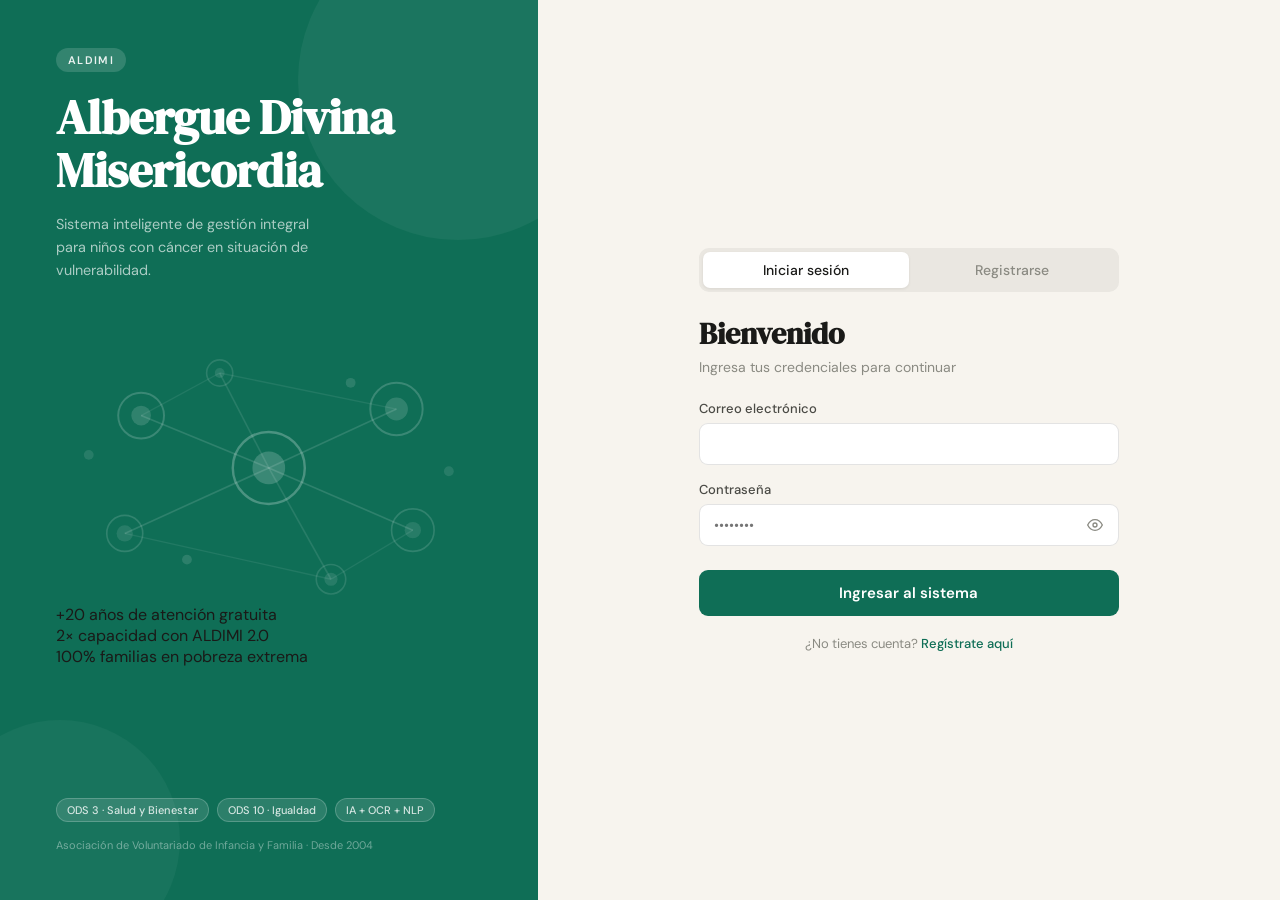
<file: index.html>
<!DOCTYPE html>
<html lang="es">
<head>
  <meta charset="UTF-8" />
  <meta name="viewport" content="width=device-width, initial-scale=1.0" />
  <link href="https://fonts.googleapis.com/css2?family=DM+Serif+Display:ital@0;1&family=DM+Sans:wght@300;400;500;600&display=swap" rel="stylesheet" />
  <link rel="stylesheet" href="css/registro.css">
  <title>ALDIMI</title>
</head>
<body>

  <aside id="panel-izquierdo">

    <div id="marca">
      <span>ALDIMI</span>
      <h1>Albergue Divina Misericordia</h1>
      <p>Sistema inteligente de gestión integral para niños con cáncer en situación de vulnerabilidad.</p>
    </div>

    <!-- Ilustración + estadísticas -->
    <div id="panel-visual">

      <div id="ilustracion">
        <svg viewBox="0 0 260 160" xmlns="http://www.w3.org/2000/svg" aria-hidden="true">
          <!-- Nodos principales -->
          <circle cx="130" cy="80" r="22" fill="none" stroke="rgba(255,255,255,0.25)" stroke-width="1.5"/>
          <circle cx="130" cy="80" r="10" fill="rgba(255,255,255,0.18)"/>

          <circle cx="52"  cy="48"  r="14" fill="none" stroke="rgba(255,255,255,0.18)" stroke-width="1.2"/>
          <circle cx="52"  cy="48"  r="6"  fill="rgba(255,255,255,0.14)"/>

          <circle cx="208" cy="44"  r="16" fill="none" stroke="rgba(255,255,255,0.18)" stroke-width="1.2"/>
          <circle cx="208" cy="44"  r="7"  fill="rgba(255,255,255,0.14)"/>

          <circle cx="42"  cy="120" r="11" fill="none" stroke="rgba(255,255,255,0.14)" stroke-width="1"/>
          <circle cx="42"  cy="120" r="5"  fill="rgba(255,255,255,0.1)"/>

          <circle cx="218" cy="118" r="13" fill="none" stroke="rgba(255,255,255,0.14)" stroke-width="1"/>
          <circle cx="218" cy="118" r="5"  fill="rgba(255,255,255,0.1)"/>

          <circle cx="100" cy="22"  r="8"  fill="none" stroke="rgba(255,255,255,0.12)" stroke-width="1"/>
          <circle cx="100" cy="22"  r="3"  fill="rgba(255,255,255,0.1)"/>

          <circle cx="168" cy="148" r="9"  fill="none" stroke="rgba(255,255,255,0.12)" stroke-width="1"/>
          <circle cx="168" cy="148" r="4"  fill="rgba(255,255,255,0.1)"/>

          <!-- Conexiones desde nodo central -->
          <line x1="130" y1="80" x2="52"  y2="48"  stroke="rgba(255,255,255,0.13)" stroke-width="1"/>
          <line x1="130" y1="80" x2="208" y2="44"  stroke="rgba(255,255,255,0.13)" stroke-width="1"/>
          <line x1="130" y1="80" x2="42"  y2="120" stroke="rgba(255,255,255,0.13)" stroke-width="1"/>
          <line x1="130" y1="80" x2="218" y2="118" stroke="rgba(255,255,255,0.13)" stroke-width="1"/>
          <line x1="130" y1="80" x2="100" y2="22"  stroke="rgba(255,255,255,0.10)" stroke-width="1"/>
          <line x1="130" y1="80" x2="168" y2="148" stroke="rgba(255,255,255,0.10)" stroke-width="1"/>

          <!-- Conexiones entre nodos secundarios -->
          <line x1="52"  y1="48"  x2="100" y2="22"  stroke="rgba(255,255,255,0.08)" stroke-width="0.8"/>
          <line x1="208" y1="44"  x2="100" y2="22"  stroke="rgba(255,255,255,0.08)" stroke-width="0.8"/>
          <line x1="42"  y1="120" x2="168" y2="148" stroke="rgba(255,255,255,0.08)" stroke-width="0.8"/>
          <line x1="218" y1="118" x2="168" y2="148" stroke="rgba(255,255,255,0.08)" stroke-width="0.8"/>

          <!-- Puntos satélite pequeños -->
          <circle cx="80"  cy="136" r="3" fill="rgba(255,255,255,0.12)"/>
          <circle cx="180" cy="28"  r="3" fill="rgba(255,255,255,0.12)"/>
          <circle cx="240" cy="82"  r="3" fill="rgba(255,255,255,0.10)"/>
          <circle cx="20"  cy="72"  r="3" fill="rgba(255,255,255,0.10)"/>
        </svg>
      </div>

      <div id="stats">
        <div class="stat">
          <span class="stat-num">+20</span>
          <span class="stat-label">años de atención gratuita</span>
        </div>
        <div class="stat-divider"></div>
        <div class="stat">
          <span class="stat-num">2×</span>
          <span class="stat-label">capacidad con ALDIMI 2.0</span>
        </div>
        <div class="stat-divider"></div>
        <div class="stat">
          <span class="stat-num">100%</span>
          <span class="stat-label">familias en pobreza extrema</span>
        </div>
      </div>

    </div>
    <br>
    <div id="pie-panel">
      <div id="ods-tags">
        <span>ODS 3 · Salud y Bienestar</span>
        <span>ODS 10 · Igualdad</span>
        <span>IA + OCR + NLP</span>
      </div>
      <p>Asociación de Voluntariado de Infancia y Familia · Desde 2004</p>
    </div>

  </aside>


  <main id="panel-derecho">

    <div id="tabs">
      <button onclick="switchTab('login')">Iniciar sesión</button>
      <button onclick="switchTab('registro')">Registrarse</button>
    </div>

    <div id="alerta-global"></div>


    <!-- FORMULARIO: INICIAR SESIÓN -->
    <section id="panel-login">

      <h2>Bienvenido</h2>
      <p>Ingresa tus credenciales para continuar</p>

      <div>
        <label for="login-email">Correo electrónico</label>
        <input type="email" id="login-email" autocomplete="email" />
        <p id="error-login-email">Ingresa un correo válido.</p>
      </div>

      <div>
        <label for="login-pass">Contraseña</label>
        <div class="input-password-wrap">
          <input type="password" id="login-pass" placeholder="••••••••" autocomplete="current-password" />
          <button type="button" class="btn-toggle-pass" onclick="togglePass('login-pass')" aria-label="Mostrar contraseña">
            <svg id="icon-show-login-pass" xmlns="http://www.w3.org/2000/svg" width="16" height="16" viewBox="0 0 24 24" fill="none" stroke="currentColor" stroke-width="2" stroke-linecap="round" stroke-linejoin="round"><path d="M1 12s4-8 11-8 11 8 11 8-4 8-11 8-11-8-11-8z"/><circle cx="12" cy="12" r="3"/></svg>
            <svg id="icon-hide-login-pass" xmlns="http://www.w3.org/2000/svg" width="16" height="16" viewBox="0 0 24 24" fill="none" stroke="currentColor" stroke-width="2" stroke-linecap="round" stroke-linejoin="round" style="display:none"><path d="M17.94 17.94A10.07 10.07 0 0 1 12 20c-7 0-11-8-11-8a18.45 18.45 0 0 1 5.06-5.94M9.9 4.24A9.12 9.12 0 0 1 12 4c7 0 11 8 11 8a18.5 18.5 0 0 1-2.16 3.19m-6.72-1.07a3 3 0 1 1-4.24-4.24"/><line x1="1" y1="1" x2="23" y2="23"/></svg>
          </button>
        </div>
        <p id="error-login-pass">La contraseña es obligatoria.</p>
      </div>

      <button type="button" onclick="handleLogin()">Ingresar al sistema</button>

      <p>¿No tienes cuenta? <a href="#" onclick="switchTab('registro')">Regístrate aquí</a></p>

    </section>


    <!-- FORMULARIO: REGISTRO -->
    <section id="panel-registro">

      <h2>Crear cuenta</h2>
      <p>Completa los datos para unirte al equipo</p>

      <!-- Fila: Nombres y Apellidos -->
      <div class="fila-dos">
        <div>
          <label for="reg-nombre">Nombres</label>
          <input type="text" id="reg-nombre" autocomplete="given-name" />
          <p id="error-reg-nombre">Campo obligatorio.</p>
        </div>
        <div>
          <label for="reg-apellido">Apellidos</label>
          <input type="text" id="reg-apellido" autocomplete="family-name" />
          <p id="error-reg-apellido">Campo obligatorio.</p>
        </div>
      </div>

      <!-- Campo: Correo -->
      <div>
        <label for="reg-email">Correo electrónico</label>
        <input type="email" id="reg-email" autocomplete="email" />
        <p id="error-reg-email">Ingresa un correo válido.</p>
      </div>

      <!-- Selector de Rol -->
      <div class="campo-rol">
        <label>Rol en el sistema</label>
        <div class="opciones-rol">
          <div>
            <input type="radio" name="rol" id="rol-voluntario" value="voluntario" checked onchange="onRolChange()" />
            <label for="rol-voluntario">
              <svg xmlns="http://www.w3.org/2000/svg" width="15" height="15" viewBox="0 0 24 24" fill="none" stroke="currentColor" stroke-width="2" stroke-linecap="round" stroke-linejoin="round" aria-hidden="true"><path d="M20 21v-2a4 4 0 0 0-4-4H8a4 4 0 0 0-4 4v2"/><circle cx="12" cy="7" r="4"/></svg>
              Paciente / Familiar
            </label>
          </div>
          <div>
            <input type="radio" name="rol" id="rol-admin" value="admin" onchange="onRolChange()" />
            <label for="rol-admin">
              <svg xmlns="http://www.w3.org/2000/svg" width="15" height="15" viewBox="0 0 24 24" fill="none" stroke="currentColor" stroke-width="2" stroke-linecap="round" stroke-linejoin="round" aria-hidden="true"><rect x="3" y="11" width="18" height="11" rx="2" ry="2"/><path d="M7 11V7a5 5 0 0 1 10 0v4"/></svg>
              Administrador
            </label>
          </div>
        </div>
      </div>

      <!-- Campo: Código de administrador (condicional) -->
      <div id="campo-codigo-admin" style="display:none;">
        <label for="reg-codigo-admin">Código de administrador</label>
        <input type="password" id="reg-codigo-admin" placeholder="Ingresa el código de acceso" autocomplete="off" />
        <p id="error-reg-codigo-admin">Código incorrecto o vacío.</p>
      </div>

      <!-- Campo: Contraseña -->
      <div>
        <label for="reg-pass">Contraseña</label>
        <div class="input-password-wrap">
          <input type="password" id="reg-pass" placeholder="Mínimo 8 caracteres" autocomplete="new-password" oninput="actualizarFortaleza()" />
          <button type="button" class="btn-toggle-pass" onclick="togglePass('reg-pass')" aria-label="Mostrar contraseña">
            <svg id="icon-show-reg-pass" xmlns="http://www.w3.org/2000/svg" width="16" height="16" viewBox="0 0 24 24" fill="none" stroke="currentColor" stroke-width="2" stroke-linecap="round" stroke-linejoin="round"><path d="M1 12s4-8 11-8 11 8 11 8-4 8-11 8-11-8-11-8z"/><circle cx="12" cy="12" r="3"/></svg>
            <svg id="icon-hide-reg-pass" xmlns="http://www.w3.org/2000/svg" width="16" height="16" viewBox="0 0 24 24" fill="none" stroke="currentColor" stroke-width="2" stroke-linecap="round" stroke-linejoin="round" style="display:none"><path d="M17.94 17.94A10.07 10.07 0 0 1 12 20c-7 0-11-8-11-8a18.45 18.45 0 0 1 5.06-5.94M9.9 4.24A9.12 9.12 0 0 1 12 4c7 0 11 8 11 8a18.5 18.5 0 0 1-2.16 3.19m-6.72-1.07a3 3 0 1 1-4.24-4.24"/><line x1="1" y1="1" x2="23" y2="23"/></svg>
          </button>
        </div>
        <!-- Barra de fortaleza -->
        <div id="fortaleza-wrap">
          <div id="fortaleza-barra">
            <span id="fortaleza-seg1"></span>
            <span id="fortaleza-seg2"></span>
            <span id="fortaleza-seg3"></span>
            <span id="fortaleza-seg4"></span>
          </div>
          <span id="fortaleza-label"></span>
        </div>
        <p id="error-reg-pass">Mínimo 8 caracteres.</p>
      </div>

      <!-- Campo: Confirmar contraseña -->
      <div>
        <label for="reg-pass2">Confirmar contraseña</label>
        <div class="input-password-wrap">
          <input type="password" id="reg-pass2" placeholder="Repite la contraseña" autocomplete="new-password" />
          <button type="button" class="btn-toggle-pass" onclick="togglePass('reg-pass2')" aria-label="Mostrar contraseña">
            <svg id="icon-show-reg-pass2" xmlns="http://www.w3.org/2000/svg" width="16" height="16" viewBox="0 0 24 24" fill="none" stroke="currentColor" stroke-width="2" stroke-linecap="round" stroke-linejoin="round"><path d="M1 12s4-8 11-8 11 8 11 8-4 8-11 8-11-8-11-8z"/><circle cx="12" cy="12" r="3"/></svg>
            <svg id="icon-hide-reg-pass2" xmlns="http://www.w3.org/2000/svg" width="16" height="16" viewBox="0 0 24 24" fill="none" stroke="currentColor" stroke-width="2" stroke-linecap="round" stroke-linejoin="round" style="display:none"><path d="M17.94 17.94A10.07 10.07 0 0 1 12 20c-7 0-11-8-11-8a18.45 18.45 0 0 1 5.06-5.94M9.9 4.24A9.12 9.12 0 0 1 12 4c7 0 11 8 11 8a18.5 18.5 0 0 1-2.16 3.19m-6.72-1.07a3 3 0 1 1-4.24-4.24"/><line x1="1" y1="1" x2="23" y2="23"/></svg>
          </button>
        </div>
        <p id="error-reg-pass2">Las contraseñas no coinciden.</p>
      </div>

      <button type="button" onclick="handleRegistro()">Crear cuenta</button>

      <p>¿Ya tienes cuenta? <a href="#" onclick="switchTab('login')">Inicia sesión</a></p>

    </section>

  </main>
  <script src="js/registro.js"></script>

</body>
</html>
</file>
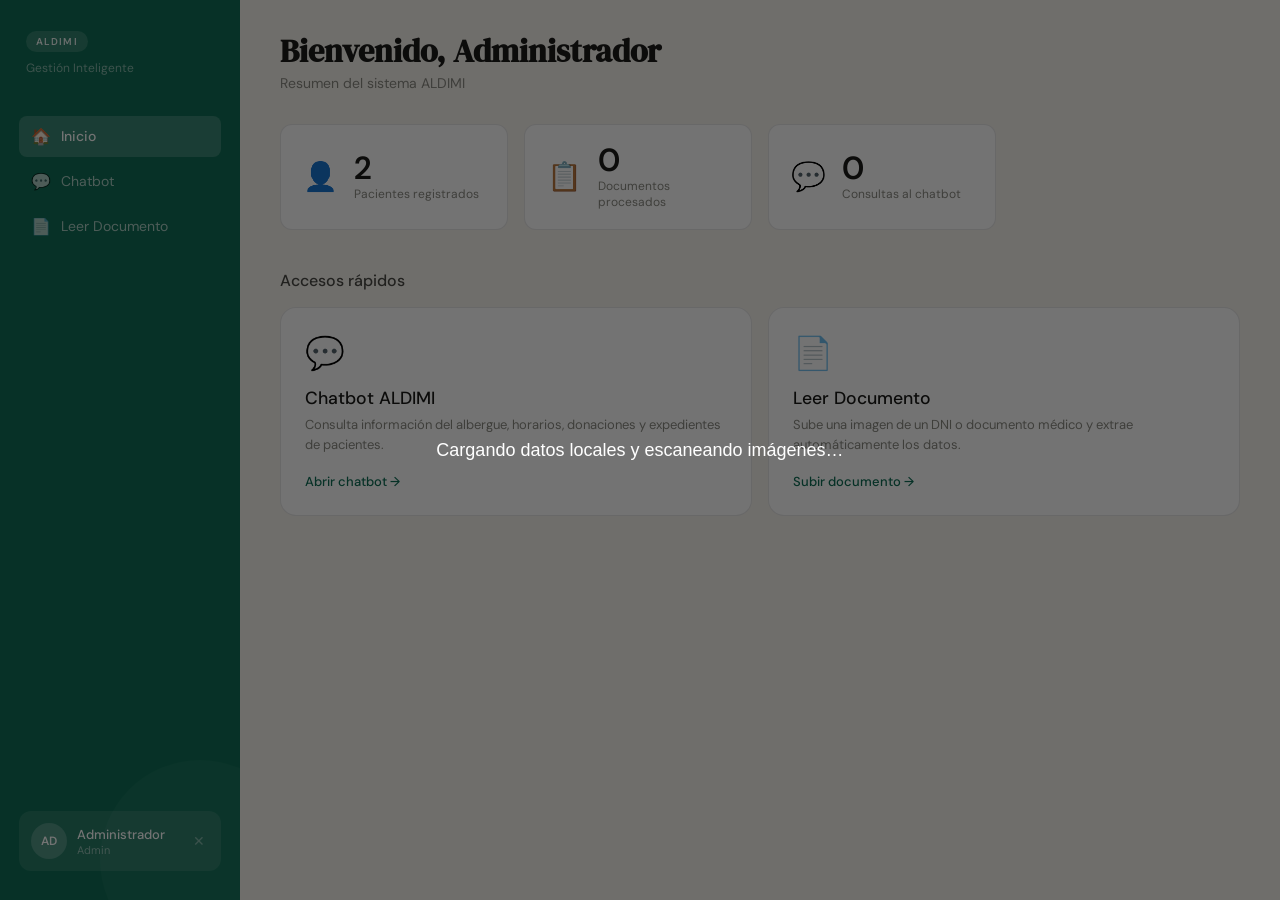
<file: chatbot.html>
<!DOCTYPE html>
<html lang="es">
<head>
  <meta charset="UTF-8" />
  <meta name="viewport" content="width=device-width, initial-scale=1.0" />
  <title>ALDIMI — Dashboard</title>
  <link href="https://fonts.googleapis.com/css2?family=DM+Serif+Display:ital@0;1&family=DM+Sans:wght@300;400;500;600&display=swap" rel="stylesheet" />
  <link rel="stylesheet" href="css/chatbot.css" />
</head>
<body>
  <div id="app">

    <aside id="sidebar">

      <!-- Logo / Marca -->
      <div id="sidebar-marca">
        <span id="sidebar-badge">ALDIMI</span>
        <p id="sidebar-subtitulo">Gestión Inteligente</p>
      </div>

      <!-- Menú de navegación -->
      <nav id="sidebar-nav">
        <button class="nav-btn activo" onclick="mostrarSeccion('inicio')" data-seccion="inicio">
          <span class="nav-icono">🏠</span>
          <span class="nav-texto">Inicio</span>
        </button>

        <button class="nav-btn" onclick="mostrarSeccion('chatbot')" data-seccion="chatbot">
          <span class="nav-icono">💬</span>
          <span class="nav-texto">Chatbot</span>
        </button>

        <button class="nav-btn" onclick="mostrarSeccion('ocr')" data-seccion="ocr">
          <span class="nav-icono">📄</span>
          <span class="nav-texto">Leer Documento</span>
        </button>
      </nav>

      <!-- Info del usuario logueado -->
      <div id="sidebar-usuario">
        <div id="usuario-avatar">AD</div>
        <div id="usuario-info">
          <p id="usuario-nombre">Administrador</p>
          <p id="usuario-rol">admin</p>
        </div>
        <button id="btn-cerrar-sesion" onclick="cerrarSesion()" title="Cerrar sesión">✕</button>
      </div>

    </aside>

    <main id="contenido">

      <!-- ── Inicio ── -->
      <section id="seccion-inicio" class="seccion activa">

        <div class="seccion-header">
          <div>
            <h1 id="saludo-usuario">Bienvenido, Administrador</h1>
            <p class="seccion-desc">Resumen del sistema ALDIMI</p>
          </div>
          <span id="fecha-hoy"></span>
        </div>

        <div id="stats-grid">

          <div class="stat-card">
            <span class="stat-icono">👤</span>
            <div>
              <p class="stat-numero" id="stat-pacientes">2</p>
              <p class="stat-label">Pacientes registrados</p>
            </div>
          </div>

          <div class="stat-card">
            <span class="stat-icono">📋</span>
            <div>
              <p class="stat-numero" id="stat-documentos">0</p>
              <p class="stat-label">Documentos procesados</p>
            </div>
          </div>

          <div class="stat-card">
            <span class="stat-icono">💬</span>
            <div>
              <p class="stat-numero" id="stat-consultas">0</p>
              <p class="stat-label">Consultas al chatbot</p>
            </div>
          </div>

        </div>

        <div id="accesos-rapidos">
          <h2>Accesos rápidos</h2>
          <div id="accesos-grid">

            <div class="acceso-card" onclick="mostrarSeccion('chatbot')">
              <span class="acceso-icono">💬</span>
              <h3>Chatbot ALDIMI</h3>
              <p>Consulta información del albergue, horarios, donaciones y expedientes de pacientes.</p>
              <span class="acceso-link">Abrir chatbot →</span>
            </div>

            <div class="acceso-card" onclick="mostrarSeccion('ocr')">
              <span class="acceso-icono">📄</span>
              <h3>Leer Documento</h3>
              <p>Sube una imagen de un DNI o documento médico y extrae automáticamente los datos.</p>
              <span class="acceso-link">Subir documento →</span>
            </div>

          </div>
        </div>

      </section>

      <!-- ── Chatbot ── -->
      <section id="seccion-chatbot" class="seccion">

        <div class="seccion-header">
          <div>
            <h1>Asistente Virtual</h1>
            <p class="seccion-desc">Consulta sobre horarios, pacientes, donaciones y expedientes</p>
          </div>
          <button id="btn-limpiar-chat" onclick="limpiarChat()">Limpiar chat</button>
        </div>

        <div id="chat-contenedor">

          <!-- Mensajes -->
          <div id="chat-mensajes">

            <!-- Mensaje de bienvenida -->
            <div class="mensaje bot" id="mensaje-bienvenida">
              <div class="mensaje-avatar">
                  <img src="img/eva_chtb.jpg" alt="ALDIMI bot" />
              </div>
              <div class="mensaje-burbuja">
                <p>¡Hola! Soy el asistente virtual de ALDIMI. Puedo ayudarte con:</p>
                <ul>
                  <li>Horarios de atención</li>
                  <li>Donaciones</li>
                  <li>Registro de pacientes</li>
                  <li>Expedientes clínicos por CIU</li>
                  <li>Alertas clínicas activas</li>
                  <li>Reglamento interno</li>
                  <li>Servicios disponibles</li>
                  <li>Requisitos de admisión</li>
                  <li>Horarios de visita</li>
                </ul>
                <p>¿En qué te puedo ayudar?</p>
              </div>
            </div>

          </div>

          <!-- Sugerencias rápidas -->
          <div id="chat-sugerencias">

    <button class="sugerencia-btn" onclick="enviarSugerencia(this)">
        Horarios de atención
    </button>

    <button class="sugerencia-btn" onclick="enviarSugerencia(this)">
        Donaciones
    </button>

    <button class="sugerencia-btn" onclick="enviarSugerencia(this)">
        Expedientes clínicos por CIU
    </button>

    <button class="sugerencia-btn" onclick="enviarSugerencia(this)">
        Alertas clínicas activas
    </button>

    <button class="sugerencia-btn" onclick="enviarSugerencia(this)">
        Reglamento interno
    </button>

    <button class="sugerencia-btn" onclick="enviarSugerencia(this)">
        Servicios disponibles
    </button>

    <button class="sugerencia-btn" onclick="enviarSugerencia(this)">
        Requisitos de admisión
    </button>

    <button class="sugerencia-btn" onclick="enviarSugerencia(this)">
        Horarios de visita
    </button>

</div>

          <!-- Input del chat -->
          <div id="chat-input-area">
            <input
              type="text"
              id="chat-input"
              placeholder="Escribe tu consulta aquí..."
              onkeydown="if(event.key==='Enter') enviarMensaje()"
            />
            <button id="btn-enviar-chat" onclick="enviarMensaje()">Enviar</button>
          </div>

        </div>

      </section>

      <!-- ── OCR ── -->
      <section id="seccion-ocr" class="seccion">

        <div class="seccion-header">
          <div>
            <h1>Leer Documento</h1>
            <p class="seccion-desc">Sube una imagen y el sistema extraerá los datos automáticamente</p>
          </div>
        </div>

        <div id="ocr-contenedor">

          <!-- Panel izquierdo: subir imagen -->
          <div id="ocr-panel-subir">

            <h2>Subir documento</h2>

            <div id="zona-subir"
              onclick="document.getElementById('input-imagen').click()"
              ondragover="event.preventDefault(); this.classList.add('arrastrando')"
              ondragleave="this.classList.remove('arrastrando')"
              ondrop="soltarArchivo(event)"
            >
              <span id="zona-icono">📁</span>
              <p id="zona-texto-principal">Haz clic o arrastra una imagen aquí</p>
              <p id="zona-texto-secundario">JPG, PNG — Máximo 5MB</p>

              <input
                type="file"
                id="input-imagen"
                accept=".jpg,.jpeg,.png"
                style="display:none"
                onchange="cargarImagen(event)"
              />
            </div>

            <div id="preview-contenedor">
              <p id="preview-nombre-archivo"></p>
              <img id="preview-imagen" alt="Vista previa del documento" />
            </div>

            <div id="tipo-documento-contenedor">
              <p>Tipo detectado:</p>
              <span id="tipo-documento-badge"></span>
            </div>

            <button id="btn-procesar-ocr" onclick="procesarOCR()">
              Extraer datos
            </button>

            <button id="btn-limpiar-ocr" onclick="limpiarOCR()">
              Limpiar
            </button>

          </div>

          <!-- Panel derecho: resultados -->
          <div id="ocr-panel-resultado">

            <h2>Datos extraídos</h2>

            <div id="ocr-estado-vacio">
              <span>📋</span>
              <p>Los datos aparecerán aquí después de procesar el documento</p>
            </div>

            <div id="ocr-estado-procesando">
              <div id="ocr-spinner"></div>
              <p>Analizando documento...</p>
            </div>

            <div id="ocr-estado-resultado">

              <div id="ocr-campos"></div>

              <div id="ocr-observacion">
                <p id="ocr-observacion-texto"></p>
              </div>

              <div id="ocr-acciones">
                <button id="btn-guardar-ocr" onclick="guardarDatos()">
                  Guardar en sistema
                </button>
                <button id="btn-editar-ocr" onclick="habilitarEdicion()">
                  Editar datos
                </button>
              </div>

            </div>

            <div id="ocr-estado-error">
              <span>❌</span>
              <p id="ocr-error-texto">No se pudo procesar el documento.</p>
              <button onclick="limpiarOCR()">Intentar de nuevo</button>
            </div>

          </div>

        </div>

      </section>

    </main>
  </div>

  <!-- Scripts -->
  <script src="js/chatbot.js"></script>

</body>
</html>
</file>
<file: css/registro.css>
/* ── Variables globales ── */
:root {
  --cream:      #F7F4EE;
  --ink:        #1A1A18;
  --ink-mid:    #4A4A45;
  --ink-soft:   #8A8A82;
  --teal:       #0F6E56;
  --teal-lt:    #E1F5EE;
  --teal-mid:   #1D9E75;
  --red:        #A32D2D;
  --border:     rgba(26,26,24,0.12);
  --radius:     12px;
}

/* ── Reset base ── */
*, *::before, *::after {
  box-sizing: border-box;
  margin: 0;
  padding: 0;
}

body {
  font-family: 'DM Sans', sans-serif;
  background: var(--cream);
  color: var(--ink);
  min-height: 100vh;
  display: flex;
  align-items: stretch;
}

#panel-izquierdo {
  width: 42%;
  background: var(--teal);
  display: flex;
  flex-direction: column;
  justify-content: space-between;
  padding: 3rem 3.5rem;
  position: relative;
  overflow: hidden;
}

#panel-izquierdo::before {
  content: '';
  position: absolute;
  top: -80px;
  right: -80px;
  width: 320px;
  height: 320px;
  border-radius: 50%;
  background: rgba(255,255,255,0.05);
}

#panel-izquierdo::after {
  content: '';
  position: absolute;
  bottom: -60px;
  left: -60px;
  width: 240px;
  height: 240px;
  border-radius: 50%;
  background: rgba(255,255,255,0.04);
}

#marca {
  position: relative;
  z-index: 1;
}

#marca > span {
  display: inline-block;
  background: rgba(255,255,255,0.15);
  color: rgba(255,255,255,0.9);
  font-size: 11px;
  font-weight: 600;
  letter-spacing: 0.12em;
  text-transform: uppercase;
  padding: 5px 12px;
  border-radius: 100px;
  margin-bottom: 1.2rem;
}

#marca h1 {
  font-family: 'DM Serif Display', serif;
  font-size: 3rem;
  color: #fff;
  line-height: 1.1;
  margin-bottom: 0.5rem;
}

#marca p {
  color: rgba(255,255,255,0.65);
  font-size: 0.9rem;
  line-height: 1.6;
  max-width: 260px;
  margin-top: 1rem;
}

#pie-panel {
  position: relative;
  z-index: 1;
}

#ods-tags {
  display: flex;
  gap: 8px;
  flex-wrap: wrap;
}

#ods-tags span {
  background: rgba(255,255,255,0.12);
  color: rgba(255,255,255,0.8);
  font-size: 11px;
  font-weight: 500;
  padding: 4px 10px;
  border-radius: 100px;
  border: 1px solid rgba(255,255,255,0.2);
}

#pie-panel > p {
  color: rgba(255,255,255,0.4);
  font-size: 11px;
  margin-top: 1rem;
}

#panel-derecho {
  flex: 1;
  display: flex;
  flex-direction: column;
  align-items: center;
  justify-content: center;
  padding: 2rem 1.5rem;
}

#panel-derecho > * {
  width: 100%;
  max-width: 420px;
}


/* ── Tabs ── */
#tabs {
  display: flex;
  background: rgba(26,26,24,0.06);
  border-radius: 10px;
  padding: 4px;
  margin-bottom: 1.5rem;
}

#tabs button {
  flex: 1;
  background: none;
  border: none;
  padding: 9px 0;
  font-family: 'DM Sans', sans-serif;
  font-size: 14px;
  font-weight: 500;
  color: var(--ink-soft);
  border-radius: 7px;
  cursor: pointer;
  transition: all 0.2s;
}

#tabs button.active {
  background: #fff;
  color: var(--ink);
  box-shadow: 0 1px 3px rgba(0,0,0,0.08);
}


/* ── Alerta global ── */
#alerta-global {
  display: none;
  align-items: center;
  gap: 8px;
  padding: 10px 14px;
  border-radius: 8px;
  font-size: 13px;
  margin-bottom: 1rem;
  width: 100%;
  max-width: 420px;
}

#alerta-global.exito {
  display: flex;
  background: var(--teal-lt);
  color: var(--teal);
  border: 1px solid rgba(15,110,86,0.2);
}

#alerta-global.error {
  display: flex;
  background: #FCEBEB;
  color: var(--red);
  border: 1px solid rgba(163,45,45,0.2);
}


/* ── Secciones de formulario ── */
#panel-login,
#panel-registro {
  display: none;
  width: 100%;
  max-width: 420px;
}

#panel-login.activo,
#panel-registro.activo {
  display: block;
}

#panel-login h2,
#panel-registro h2 {
  font-family: 'DM Serif Display', serif;
  font-size: 1.9rem;
  color: var(--ink);
  margin-bottom: 0.3rem;
  line-height: 1.2;
}

#panel-login > p,
#panel-registro > p {
  color: var(--ink-soft);
  font-size: 14px;
  margin-bottom: 1.5rem;
}


/* ── Campos del formulario ── */

#panel-login > div,
#panel-registro > div {
  margin-bottom: 1rem;
}

label {
  display: block;
  font-size: 13px;
  font-weight: 500;
  color: var(--ink-mid);
  margin-bottom: 6px;
}

input[type="email"],
input[type="text"],
input[type="password"] {
  width: 100%;
  background: #fff;
  border: 1.5px solid var(--border);
  border-radius: 9px;
  padding: 11px 14px;
  font-family: 'DM Sans', sans-serif;
  font-size: 14px;
  color: var(--ink);
  outline: none;
  transition: border-color 0.2s, box-shadow 0.2s;
}

input[type="email"]:focus,
input[type="text"]:focus,
input[type="password"]:focus {
  border-color: var(--teal-mid);
  box-shadow: 0 0 0 3px rgba(29,158,117,0.12);
}

input.error {
  border-color: var(--red);
  box-shadow: 0 0 0 3px rgba(163,45,45,0.1);
}

/* Mensajes de error por campo */
#error-login-email,
#error-login-pass,
#error-reg-nombre,
#error-reg-apellido,
#error-reg-email,
#error-reg-pass,
#error-reg-pass2,
#error-reg-codigo-admin {
  display: none;
  color: var(--red);
  font-size: 12px;
  margin-top: 4px;
}

#error-login-email.visible,
#error-login-pass.visible,
#error-reg-nombre.visible,
#error-reg-apellido.visible,
#error-reg-email.visible,
#error-reg-pass.visible,
#error-reg-pass2.visible,
#error-reg-codigo-admin.visible {
  display: block;
}


/* ── Fila de dos columnas (Nombres / Apellidos) ── */
#panel-registro .fila-dos {
  display: grid;
  grid-template-columns: 1fr 1fr;
  gap: 12px;
}

#panel-registro .fila-dos > div {
  margin-bottom: 0;
}


/* ── Radios de Rol ── */
#panel-registro .campo-rol {
  margin-bottom: 1rem;
}

#panel-registro .campo-rol > label {
  margin-bottom: 8px;
}

#panel-registro .campo-rol .opciones-rol {
  display: grid;
  grid-template-columns: 1fr 1fr;
  gap: 8px;
  margin-bottom: 0;
}

#panel-registro .campo-rol .opciones-rol > div {
  position: relative;
}

input[type="radio"] {
  position: absolute;
  opacity: 0;
  width: 0;
  height: 0;
}

input[type="radio"] + label {
  display: flex;
  align-items: center;
  gap: 8px;
  padding: 9px 12px;
  border: 1.5px solid var(--border);
  border-radius: 9px;
  cursor: pointer;
  font-size: 13px;
  font-weight: 400;
  color: var(--ink-mid);
  background: #fff;
  transition: all 0.15s;
  margin: 0;
}

input[type="radio"] + label svg {
  flex-shrink: 0;
  opacity: 0.5;
  transition: opacity 0.15s;
}

input[type="radio"]:checked + label {
  border-color: var(--teal-mid);
  background: var(--teal-lt);
  color: var(--teal);
  font-weight: 500;
}

input[type="radio"]:checked + label svg {
  opacity: 1;
  color: var(--teal);
}


/* ── Código de administrador condicional ── */
#campo-codigo-admin {
  animation: slideDown 0.2s ease;
}

@keyframes slideDown {
  from { opacity: 0; transform: translateY(-6px); }
  to   { opacity: 1; transform: translateY(0); }
}


/* ── Wrapper input + botón mostrar/ocultar ── */
.input-password-wrap {
  position: relative;
}

.input-password-wrap input[type="password"],
.input-password-wrap input[type="text"] {
  padding-right: 44px;
}

.btn-toggle-pass {
  position: absolute;
  right: 12px;
  top: 50%;
  transform: translateY(-50%);
  background: none;
  border: none;
  color: var(--ink-soft);
  cursor: pointer;
  padding: 4px;
  display: flex;
  align-items: center;
  justify-content: center;
  transition: color 0.15s;
  line-height: 1;
}

.btn-toggle-pass:hover {
  color: var(--teal);
}


/* ── Barra de fortaleza de contraseña ── */
#fortaleza-wrap {
  display: none;
  align-items: center;
  gap: 8px;
  margin-top: 6px;
}

#fortaleza-wrap.visible {
  display: flex;
}

#fortaleza-barra {
  display: flex;
  gap: 4px;
  flex: 1;
}

#fortaleza-barra span {
  flex: 1;
  height: 4px;
  border-radius: 100px;
  background: rgba(26,26,24,0.1);
  transition: background 0.25s;
}

#fortaleza-label {
  font-size: 11px;
  font-weight: 500;
  min-width: 48px;
  text-align: right;
}

/* estados de fortaleza */
.fortaleza-1 #fortaleza-seg1                              { background: #A32D2D; }
.fortaleza-2 #fortaleza-seg1, .fortaleza-2 #fortaleza-seg2 { background: #C87D2A; }
.fortaleza-3 #fortaleza-seg1, .fortaleza-3 #fortaleza-seg2, .fortaleza-3 #fortaleza-seg3 { background: #1D9E75; }
.fortaleza-4 #fortaleza-seg1, .fortaleza-4 #fortaleza-seg2,
.fortaleza-4 #fortaleza-seg3, .fortaleza-4 #fortaleza-seg4 { background: #0F6E56; }

.fortaleza-1 #fortaleza-label { color: #A32D2D; }
.fortaleza-2 #fortaleza-label { color: #C87D2A; }
.fortaleza-3 #fortaleza-label { color: #1D9E75; }
.fortaleza-4 #fortaleza-label { color: #0F6E56; }


/* ── Enlace olvidé contraseña ── */
.olvide-pass {
  text-align: right;
  margin-top: -4px;
  margin-bottom: 1rem !important;
}

.olvide-pass a {
  font-size: 12px;
  color: var(--ink-soft);
  text-decoration: none;
  transition: color 0.15s;
}

.olvide-pass a:hover {
  color: var(--teal);
}


/* ── Botón principal ── */
#panel-login > button[onclick="handleLogin()"],
#panel-registro > button[onclick="handleRegistro()"] {
  width: 100%;
  background: var(--teal);
  color: #fff;
  border: none;
  border-radius: 9px;
  padding: 13px;
  font-family: 'DM Sans', sans-serif;
  font-size: 15px;
  font-weight: 600;
  cursor: pointer;
  margin-top: 0.5rem;
  transition: background 0.2s, transform 0.1s, opacity 0.2s;
}

#panel-login > button[onclick="handleLogin()"]:hover,
#panel-registro > button[onclick="handleRegistro()"]:hover {
  background: #0b5542;
}

#panel-login > button[onclick="handleLogin()"]:active,
#panel-registro > button[onclick="handleRegistro()"]:active {
  transform: scale(0.99);
}

#panel-login > button[onclick="handleLogin()"]:disabled,
#panel-registro > button[onclick="handleRegistro()"]:disabled {
  opacity: 0.6;
  cursor: not-allowed;
}


/* ── Links finales ── */
#panel-login > p:last-child,
#panel-registro > p:last-child {
  text-align: center;
  font-size: 13px;
  color: var(--ink-soft);
  margin-top: 1.2rem;
  margin-bottom: 0;
}

#panel-login a,
#panel-registro a {
  color: var(--teal);
  text-decoration: none;
  font-weight: 500;
}

#panel-login a:hover,
#panel-registro a:hover {
  text-decoration: underline;
}


@media (max-width: 700px) {
  body {
    flex-direction: column;
  }

  #panel-izquierdo {
    width: 100%;
    padding: 2rem;
    min-height: 180px;
  }

  #marca h1 {
    font-size: 2rem;
  }

  #pie-panel {
    display: none;
  }

  #panel-derecho {
    padding: 2rem 1.25rem;
    justify-content: flex-start;
    padding-top: 2rem;
  }
}
</file>
<file: css/chatbot.css>
/* ── Variables globales ── */
:root {
  --cream:      #F7F4EE;
  --ink:        #1A1A18;
  --ink-mid:    #4A4A45;
  --ink-soft:   #8A8A82;
  --teal:       #0F6E56;
  --teal-lt:    #E1F5EE;
  --teal-mid:   #1D9E75;
  --teal-dark:  #0b5542;
  --red:        #A32D2D;
  --red-lt:     #FCEBEB;
  --amber:      #BA7517;
  --amber-lt:   #FAEEDA;
  --border:     rgba(26,26,24,0.10);
  --sidebar-w:  240px;
  --radius-sm:  8px;
  --radius-md:  12px;
  --radius-lg:  16px;
}

/* ── Reset ── */
*, *::before, *::after {
  box-sizing: border-box;
  margin: 0;
  padding: 0;
}

body {
  font-family: 'DM Sans', sans-serif;
  background: var(--cream);
  color: var(--ink);
  min-height: 100vh;
}

#app {
  display: flex;
  min-height: 100vh;
}

#sidebar {
  width: var(--sidebar-w);
  background: var(--teal);
  display: flex;
  flex-direction: column;
  padding: 1.8rem 1.2rem;
  position: fixed;
  top: 0;
  left: 0;
  height: 100vh;
  z-index: 100;
  overflow: hidden;
}

#sidebar::after {
  content: '';
  position: absolute;
  bottom: -60px;
  right: -60px;
  width: 200px;
  height: 200px;
  border-radius: 50%;
  background: rgba(255,255,255,0.04);
  pointer-events: none;
}

#sidebar-marca {
  margin-bottom: 2.5rem;
  padding-left: 0.4rem;
}

#sidebar-badge {
  display: inline-block;
  background: rgba(255,255,255,0.15);
  color: rgba(255,255,255,0.9);
  font-size: 10px;
  font-weight: 600;
  letter-spacing: 0.12em;
  text-transform: uppercase;
  padding: 4px 10px;
  border-radius: 100px;
  margin-bottom: 0.5rem;
}

#sidebar-subtitulo {
  color: rgba(255,255,255,0.5);
  font-size: 12px;
}

#sidebar-nav {
  display: flex;
  flex-direction: column;
  gap: 4px;
  flex: 1;
}

.nav-btn {
  display: flex;
  align-items: center;
  gap: 10px;
  width: 100%;
  background: none;
  border: none;
  border-radius: var(--radius-sm);
  padding: 10px 12px;
  color: rgba(255,255,255,0.65);
  font-family: 'DM Sans', sans-serif;
  font-size: 14px;
  font-weight: 400;
  cursor: pointer;
  text-align: left;
  transition: background 0.15s, color 0.15s;
}

.nav-btn:hover {
  background: rgba(255,255,255,0.1);
  color: #fff;
}

.nav-btn.activo {
  background: rgba(255,255,255,0.18);
  color: #fff;
  font-weight: 500;
}

.nav-icono {
  font-size: 16px;
  width: 20px;
  text-align: center;
  flex-shrink: 0;
}

#sidebar-usuario {
  display: flex;
  align-items: center;
  gap: 10px;
  padding: 12px;
  background: rgba(255,255,255,0.1);
  border-radius: var(--radius-md);
  position: relative;
  z-index: 1;
}

#usuario-avatar {
  width: 36px;
  height: 36px;
  border-radius: 50%;
  background: rgba(255,255,255,0.2);
  color: #fff;
  font-size: 12px;
  font-weight: 600;
  display: flex;
  align-items: center;
  justify-content: center;
  flex-shrink: 0;
}

#usuario-info {
  flex: 1;
  overflow: hidden;
}

#usuario-nombre {
  color: #fff;
  font-size: 13px;
  font-weight: 500;
  white-space: nowrap;
  overflow: hidden;
  text-overflow: ellipsis;
}

#usuario-rol {
  color: rgba(255,255,255,0.5);
  font-size: 11px;
  text-transform: capitalize;
}

#btn-cerrar-sesion {
  background: none;
  border: none;
  color: rgba(255,255,255,0.4);
  font-size: 14px;
  cursor: pointer;
  padding: 4px;
  border-radius: 4px;
  transition: color 0.15s, background 0.15s;
  flex-shrink: 0;
}

#btn-cerrar-sesion:hover {
  color: #fff;
  background: rgba(255,255,255,0.1);
}

#contenido {
  margin-left: var(--sidebar-w);
  flex: 1;
  padding: 2rem 2.5rem;
  min-height: 100vh;
}

.seccion {
  display: none;
}

.seccion.activa {
  display: block;
}

.seccion-header {
  display: flex;
  align-items: flex-start;
  justify-content: space-between;
  margin-bottom: 2rem;
  gap: 1rem;
}

.seccion-header h1 {
  font-family: 'DM Serif Display', serif;
  font-size: 2rem;
  color: var(--ink);
  line-height: 1.2;
  margin-bottom: 0.2rem;
}

.seccion-desc {
  color: var(--ink-soft);
  font-size: 14px;
}

#fecha-hoy {
  color: var(--ink-soft);
  font-size: 13px;
  white-space: nowrap;
  margin-top: 0.5rem;
}

#stats-grid {
  display: grid;
  grid-template-columns: repeat(4, 1fr);
  gap: 1rem;
  margin-bottom: 2.5rem;
}

.stat-card {
  background: #fff;
  border: 0.5px solid var(--border);
  border-radius: var(--radius-md);
  padding: 1.2rem 1.4rem;
  display: flex;
  align-items: center;
  gap: 1rem;
}

.stat-card.alerta {
  background: var(--amber-lt);
  border-color: rgba(186,117,23,0.2);
}

.stat-icono {
  font-size: 28px;
  flex-shrink: 0;
}

.stat-numero {
  font-size: 2rem;
  font-weight: 600;
  color: var(--ink);
  line-height: 1;
}

.stat-card.alerta .stat-numero {
  color: var(--amber);
}

.stat-label {
  font-size: 12px;
  color: var(--ink-soft);
  margin-top: 2px;
}

#accesos-rapidos h2 {
  font-size: 1rem;
  font-weight: 500;
  color: var(--ink-mid);
  margin-bottom: 1rem;
}

#accesos-grid {
  display: grid;
  grid-template-columns: 1fr 1fr;
  gap: 1rem;
}

.acceso-card {
  background: #fff;
  border: 0.5px solid var(--border);
  border-radius: var(--radius-lg);
  padding: 1.5rem;
  cursor: pointer;
  transition: border-color 0.2s, box-shadow 0.2s;
}

.acceso-card:hover {
  border-color: var(--teal-mid);
  box-shadow: 0 4px 16px rgba(15,110,86,0.08);
}

.acceso-icono {
  font-size: 2rem;
  display: block;
  margin-bottom: 0.8rem;
}

.acceso-card h3 {
  font-size: 1.1rem;
  font-weight: 500;
  color: var(--ink);
  margin-bottom: 0.4rem;
}

.acceso-card p {
  font-size: 13px;
  color: var(--ink-soft);
  line-height: 1.5;
  margin-bottom: 1rem;
}

.acceso-link {
  font-size: 13px;
  font-weight: 500;
  color: var(--teal);
}


/* ── CHATBOT ── */

#btn-limpiar-chat {
  background: none;
  border: 1px solid var(--border);
  border-radius: var(--radius-sm);
  padding: 8px 16px;
  font-family: 'DM Sans', sans-serif;
  font-size: 13px;
  color: var(--ink-soft);
  cursor: pointer;
  transition: border-color 0.15s, color 0.15s;
  white-space: nowrap;
}

#btn-limpiar-chat:hover {
  border-color: var(--ink-soft);
  color: var(--ink);
}

#chat-contenedor {
  background: #fff;
  border: 0.5px solid var(--border);
  border-radius: var(--radius-lg);
  display: flex;
  flex-direction: column;
  height: calc(100vh - 220px);
  min-height: 650px;
  overflow: hidden;
}

#chat-mensajes {
  flex: 1;
  overflow-y: auto;
  padding: 1.5rem;
  display: flex;
  flex-direction: column;
  gap: 1.2rem;
  scroll-behavior: smooth;
}

#chat-mensajes::-webkit-scrollbar { width: 4px; }
#chat-mensajes::-webkit-scrollbar-track { background: transparent; }
#chat-mensajes::-webkit-scrollbar-thumb {
  background: var(--border);
  border-radius: 100px;
}

.mensaje {
  display: flex;
  align-items: flex-end;
  gap: 8px;
}

.mensaje.usuario {
  flex-direction: row-reverse;
}

/* ── Avatar del mensaje ── */
.mensaje-avatar {
  width: 32px;
  height: 32px;
  border-radius: 50%;
  display: flex;
  align-items: center;
  justify-content: center;
  font-size: 16px;
  flex-shrink: 0;
  background: var(--teal-lt);
  overflow: hidden; /* ← clave para que la img respete el círculo */
}

.mensaje.usuario .mensaje-avatar {
  background: var(--teal);
  font-size: 13px;
  color: #fff;
  font-weight: 600;
}

/* Imagen dentro del avatar del bot */
.mensaje-avatar img {
  width: 100%;
  height: 100%;
  object-fit: cover;
  border-radius: 50%;
  display: block;
}

.mensaje-burbuja {
  max-width: 70%;
  padding: 12px 16px;
  border-radius: var(--radius-md);
  font-size: 14px;
  line-height: 1.6;
}

.mensaje.bot .mensaje-burbuja {
  background: var(--cream);
  color: var(--ink);
  border-bottom-left-radius: 4px;
}

.mensaje.usuario .mensaje-burbuja {
  background: var(--teal);
  color: #fff;
  border-bottom-right-radius: 4px;
}

.mensaje-burbuja ul {
  padding-left: 1rem;
  margin: 0.5rem 0;
}

.mensaje-burbuja li {
  margin-bottom: 2px;
}

.mensaje-burbuja p + p {
  margin-top: 6px;
}

.mensaje-typing .mensaje-burbuja {
  display: flex;
  gap: 4px;
  align-items: center;
  padding: 14px 18px;
}

.typing-dot {
  width: 7px;
  height: 7px;
  border-radius: 50%;
  background: var(--ink-soft);
  animation: typing 1.2s infinite;
}

.typing-dot:nth-child(2) { animation-delay: 0.2s; }
.typing-dot:nth-child(3) { animation-delay: 0.4s; }

@keyframes typing {
  0%, 60%, 100% { transform: translateY(0);   opacity: 0.4; }
  30%            { transform: translateY(-6px); opacity: 1;   }
}

#chat-sugerencias {
  display: flex;
  gap: 8px;
  padding: 0.8rem 1.5rem;
  flex-wrap: wrap;
  border-top: 0.5px solid var(--border);
}

.sugerencia-btn {
  background: var(--cream);
  border: 1px solid var(--border);
  border-radius: 100px;
  padding: 6px 14px;
  font-family: 'DM Sans', sans-serif;
  font-size: 12px;
  color: var(--ink-mid);
  cursor: pointer;
  transition: background 0.15s, border-color 0.15s;
}

.sugerencia-btn:hover {
  background: var(--teal-lt);
  border-color: var(--teal-mid);
  color: var(--teal);
}

#chat-input-area {
  display: flex;
  gap: 8px;
  padding: 1rem 1.5rem;
  border-top: 0.5px solid var(--border);
}

#chat-input {
  flex: 1;
  background: var(--cream);
  border: 1.5px solid var(--border);
  border-radius: 100px;
  padding: 10px 18px;
  font-family: 'DM Sans', sans-serif;
  font-size: 14px;
  color: var(--ink);
  outline: none;
  transition: border-color 0.2s, box-shadow 0.2s;
}

#chat-input:focus {
  border-color: var(--teal-mid);
  box-shadow: 0 0 0 3px rgba(29,158,117,0.1);
}

#btn-enviar-chat {
  background: var(--teal);
  color: #fff;
  border: none;
  border-radius: 100px;
  padding: 10px 22px;
  font-family: 'DM Sans', sans-serif;
  font-size: 14px;
  font-weight: 500;
  cursor: pointer;
  transition: background 0.15s, transform 0.1s;
  white-space: nowrap;
}

#btn-enviar-chat:hover   { background: var(--teal-dark); }
#btn-enviar-chat:active  { transform: scale(0.97); }
#btn-enviar-chat:disabled {
  opacity: 0.5;
  cursor: not-allowed;
}


/* ── OCR ── */

#ocr-contenedor {
  display: grid;
  grid-template-columns: 1fr 1fr;
  gap: 1.5rem;
  align-items: start;
}

#ocr-panel-subir,
#ocr-panel-resultado {
  background: #fff;
  border: 0.5px solid var(--border);
  border-radius: var(--radius-lg);
  padding: 1.5rem;
}

#ocr-panel-subir h2,
#ocr-panel-resultado h2 {
  font-size: 1rem;
  font-weight: 500;
  color: var(--ink);
  margin-bottom: 1.2rem;
}

#zona-subir {
  border: 2px dashed var(--border);
  border-radius: var(--radius-md);
  padding: 2.5rem 1.5rem;
  text-align: center;
  cursor: pointer;
  transition: border-color 0.2s, background 0.2s;
  margin-bottom: 1rem;
}

#zona-subir:hover,
#zona-subir.arrastrando {
  border-color: var(--teal-mid);
  background: var(--teal-lt);
}

#zona-icono {
  font-size: 2.5rem;
  display: block;
  margin-bottom: 0.8rem;
}

#zona-texto-principal {
  font-size: 14px;
  font-weight: 500;
  color: var(--ink-mid);
  margin-bottom: 0.3rem;
}

#zona-texto-secundario {
  font-size: 12px;
  color: var(--ink-soft);
}

#preview-contenedor {
  display: none;
  margin-bottom: 1rem;
}

#preview-contenedor.visible {
  display: block;
}

#preview-nombre-archivo {
  font-size: 12px;
  color: var(--ink-soft);
  margin-bottom: 8px;
  overflow: hidden;
  text-overflow: ellipsis;
  white-space: nowrap;
}

#preview-imagen {
  width: 100%;
  max-height: 200px;
  object-fit: contain;
  border-radius: var(--radius-sm);
  border: 0.5px solid var(--border);
  background: var(--cream);
}

#tipo-documento-contenedor {
  display: none;
  align-items: center;
  gap: 8px;
  margin-bottom: 1rem;
  font-size: 13px;
  color: var(--ink-soft);
}

#tipo-documento-contenedor.visible {
  display: flex;
}

#tipo-documento-badge {
  background: var(--teal-lt);
  color: var(--teal);
  font-size: 12px;
  font-weight: 500;
  padding: 3px 10px;
  border-radius: 100px;
  border: 1px solid rgba(15,110,86,0.2);
}

#btn-procesar-ocr {
  width: 100%;
  background: var(--teal);
  color: #fff;
  border: none;
  border-radius: var(--radius-sm);
  padding: 12px;
  font-family: 'DM Sans', sans-serif;
  font-size: 14px;
  font-weight: 500;
  cursor: pointer;
  margin-bottom: 8px;
  transition: background 0.15s, transform 0.1s;
  display: none;
}

#btn-procesar-ocr.visible { display: block; }
#btn-procesar-ocr:hover   { background: var(--teal-dark); }
#btn-procesar-ocr:active  { transform: scale(0.99); }
#btn-procesar-ocr:disabled {
  opacity: 0.6;
  cursor: not-allowed;
}

#btn-limpiar-ocr {
  width: 100%;
  background: none;
  border: 1px solid var(--border);
  border-radius: var(--radius-sm);
  padding: 10px;
  font-family: 'DM Sans', sans-serif;
  font-size: 13px;
  color: var(--ink-soft);
  cursor: pointer;
  transition: border-color 0.15s, color 0.15s;
  display: none;
}

#btn-limpiar-ocr.visible { display: block; }
#btn-limpiar-ocr:hover {
  border-color: var(--red);
  color: var(--red);
}

#ocr-estado-vacio,
#ocr-estado-procesando,
#ocr-estado-resultado,
#ocr-estado-error {
  display: none;
}

#ocr-estado-vacio.visible,
#ocr-estado-procesando.visible,
#ocr-estado-resultado.visible,
#ocr-estado-error.visible {
  display: block;
}

#ocr-estado-vacio {
  text-align: center;
  padding: 3rem 1rem;
}

#ocr-estado-vacio span {
  font-size: 3rem;
  display: block;
  margin-bottom: 1rem;
  opacity: 0.3;
}

#ocr-estado-vacio p {
  font-size: 13px;
  color: var(--ink-soft);
  line-height: 1.6;
}

#ocr-estado-procesando {
  text-align: center;
  padding: 3rem 1rem;
}

#ocr-spinner {
  width: 40px;
  height: 40px;
  border: 3px solid var(--teal-lt);
  border-top-color: var(--teal);
  border-radius: 50%;
  animation: spin 0.8s linear infinite;
  margin: 0 auto 1rem;
}

@keyframes spin { to { transform: rotate(360deg); } }

#ocr-estado-procesando p {
  font-size: 13px;
  color: var(--ink-soft);
}

#ocr-campos {
  display: flex;
  flex-direction: column;
  gap: 10px;
  margin-bottom: 1rem;
}

.ocr-campo {
  display: flex;
  flex-direction: column;
  gap: 4px;
}

.ocr-campo label {
  font-size: 11px;
  font-weight: 600;
  color: var(--ink-soft);
  text-transform: uppercase;
  letter-spacing: 0.06em;
}

.ocr-campo input {
  background: var(--cream);
  border: 1.5px solid var(--border);
  border-radius: var(--radius-sm);
  padding: 9px 12px;
  font-family: 'DM Sans', sans-serif;
  font-size: 14px;
  color: var(--ink);
  outline: none;
  transition: border-color 0.2s;
}

.ocr-campo input:focus  { border-color: var(--teal-mid); }
.ocr-campo input:read-only { cursor: default; opacity: 0.85; }

#ocr-observacion {
  background: var(--teal-lt);
  border: 1px solid rgba(15,110,86,0.15);
  border-radius: var(--radius-sm);
  padding: 10px 14px;
  margin-bottom: 1rem;
  display: none;
}

#ocr-observacion.visible { display: block; }

#ocr-observacion-texto {
  font-size: 12px;
  color: var(--teal);
  line-height: 1.5;
}

#ocr-acciones {
  display: flex;
  gap: 8px;
}

#btn-guardar-ocr {
  flex: 1;
  background: var(--teal);
  color: #fff;
  border: none;
  border-radius: var(--radius-sm);
  padding: 10px;
  font-family: 'DM Sans', sans-serif;
  font-size: 13px;
  font-weight: 500;
  cursor: pointer;
  transition: background 0.15s;
}

#btn-guardar-ocr:hover { background: var(--teal-dark); }

#btn-editar-ocr {
  flex: 1;
  background: none;
  border: 1px solid var(--border);
  border-radius: var(--radius-sm);
  padding: 10px;
  font-family: 'DM Sans', sans-serif;
  font-size: 13px;
  color: var(--ink-mid);
  cursor: pointer;
  transition: border-color 0.15s, color 0.15s;
}

#btn-editar-ocr:hover {
  border-color: var(--teal-mid);
  color: var(--teal);
}

#ocr-estado-error {
  text-align: center;
  padding: 2rem 1rem;
}

#ocr-estado-error span {
  font-size: 2.5rem;
  display: block;
  margin-bottom: 0.8rem;
}

#ocr-error-texto {
  font-size: 13px;
  color: var(--red);
  margin-bottom: 1rem;
}

#ocr-estado-error button {
  background: none;
  border: 1px solid var(--red);
  border-radius: var(--radius-sm);
  padding: 8px 16px;
  font-family: 'DM Sans', sans-serif;
  font-size: 13px;
  color: var(--red);
  cursor: pointer;
  transition: background 0.15s;
}

#ocr-estado-error button:hover { background: var(--red-lt); }


/* ── OCR secciones y resultados ── */

.ocr-seccion-titulo {
  font-size: 11px;
  font-weight: 600;
  color: var(--ink-soft);
  text-transform: uppercase;
  letter-spacing: 0.08em;
  margin: 1.2rem 0 0.6rem;
  padding-bottom: 6px;
  border-bottom: 1px solid var(--border);
}

.ocr-seccion-titulo:first-child {
  margin-top: 0;
}

.ocr-resultado {
  background: var(--cream);
  border-radius: var(--radius-sm);
  padding: 8px 10px;
  border: 1px solid var(--border);
}

.ocr-resultado--alt {
  background: var(--amber-lt);
  border-color: rgba(186, 117, 23, 0.25);
}

.ocr-resultado-fila {
  display: flex;
  align-items: center;
  gap: 8px;
}

.ocr-resultado-fila label {
  font-size: 12px;
  font-weight: 500;
  color: var(--ink-mid);
  min-width: 180px;
  flex-shrink: 0;
  text-transform: none;
  letter-spacing: 0;
}

.ocr-resultado-fila input {
  flex: 1;
  background: transparent;
  border: none;
  padding: 2px 0;
  font-family: 'DM Sans', sans-serif;
  font-size: 13px;
  font-weight: 500;
  color: var(--ink);
  outline: none;
}

.ocr-resultado--alt .ocr-resultado-fila input {
  color: var(--amber);
}

.ocr-resultado-badge {
  font-size: 11px;
  font-weight: 500;
  padding: 2px 8px;
  border-radius: 100px;
  white-space: nowrap;
  flex-shrink: 0;
}

.badge-ok {
  background: var(--teal-lt);
  color: var(--teal);
  border: 1px solid rgba(15, 110, 86, 0.2);
}

.badge-alt {
  background: var(--amber-lt);
  color: var(--amber);
  border: 1px solid rgba(186, 117, 23, 0.25);
}

.ocr-resultado-ref {
  font-size: 11px;
  color: var(--ink-soft);
  margin-top: 3px;
  display: block;
  padding-left: 2px;
}


/* ── Responsive ── */
@media (max-width: 900px) {
  :root { --sidebar-w: 200px; }

  #stats-grid { grid-template-columns: 1fr 1fr; }
  #ocr-contenedor { grid-template-columns: 1fr; }
}

@media (max-width: 680px) {
  #sidebar {
    width: 60px;
    padding: 1.2rem 0.6rem;
  }

  :root { --sidebar-w: 60px; }

  #sidebar-marca,
  .nav-texto,
  #usuario-info,
  #btn-cerrar-sesion,
  #sidebar-subtitulo {
    display: none;
  }

  .nav-btn {
    justify-content: center;
    padding: 10px;
  }

  #usuario-avatar { margin: 0 auto; }

  #contenido { padding: 1.2rem; }

  #stats-grid    { grid-template-columns: 1fr 1fr; }
  #accesos-grid  { grid-template-columns: 1fr; }
}
</file>
